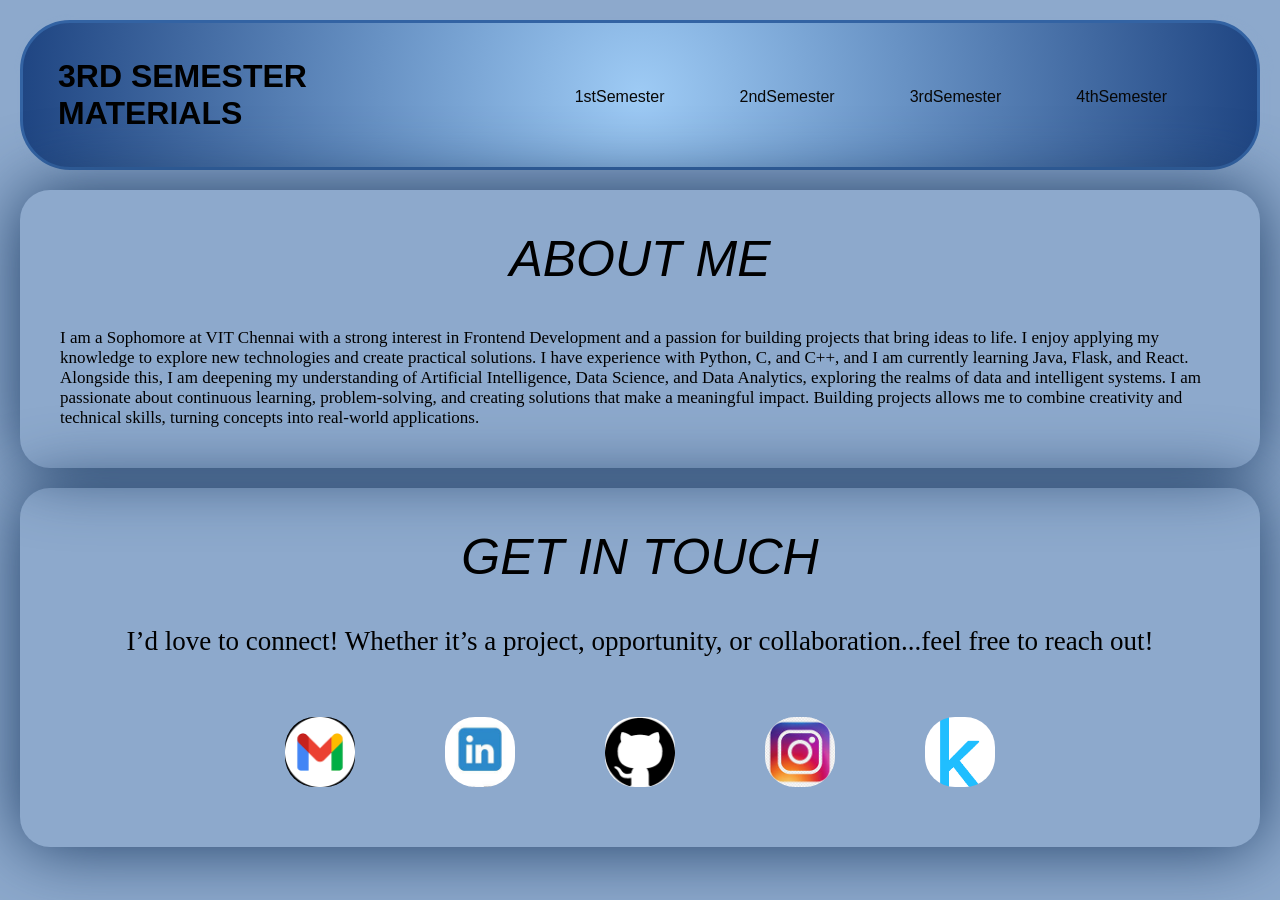
<file: index.html>
<html>
    <head>
  <meta charset="UTF-8">
  <meta http-equiv="X-UA-Compatible" content="IE=edge">
  <meta name="viewport" content="width=device-width, initial-scale=1.0">
  <title>3rd Semester Materials | Divya Priya</title>

  <link rel="stylesheet" type="text/css" href="whole.css">
  <link rel="icon" href="favicon.png" type="image/png">

    </head>
    <body>
      <div class="topbar">
         <h1><b> 3RD SEMESTER MATERIALS </b></h1>
         <ul class="sublist">
         <li class="sub"><a href="firstind.html">1stSemester</a></li>
         <li class="sub"><a href="secondind.html">2ndSemester</a></li>
         <li class="sub"><a href="thirdind.html">3rdSemester</a></li>
            <li class="sub"><a href="fourthind.html">4thSemester</a></li>
         
              <li class="subl">
        </div>

  


        <div id="abtme" class="dispbox">
            <p class="disptitle">ABOUT ME</p>
            <p style="font-size: 17px;font-family: cursive;">I am a Sophomore at VIT Chennai with a strong interest in Frontend Development and a passion for building projects that bring ideas to life. I enjoy applying my knowledge to explore new technologies and create practical solutions. I have experience with Python, C, and C++, and I am currently learning Java, Flask, and React. Alongside this, I am deepening my understanding of Artificial Intelligence, Data Science, and Data Analytics, exploring the realms of data and intelligent systems. I am passionate about continuous learning, problem-solving, and creating solutions that make a meaningful impact. Building projects allows me to combine creativity and technical skills, turning concepts into real-world applications.</p>
        </div>

<div id="dispcontactt" class="dispbox">
<h4 class="disptitle">GET IN TOUCH</h4>
<p style="font-size: 27px;text-align: center; font-family: cursive;">I’d love to connect! Whether it’s a project, opportunity, or collaboration...feel free to reach out!</p>
<div class="logos">
<!-- <a href="9841576796">
    <img src="{{ url_for('static', filename='images/phone.png') }}">
</a> -->

<a href="divyapriya382006@gmailcom">
    <img src="gmail.png">
</a>

<a href="https://www.linkedin.com/in/divya-priya38/">
    <img src="linkedin.jpg">
</a>

<a href="https://github.com/divyapriya382006/">
    <img src="github.png">
</a>

<a href="https://www.instagram.com/priyaah_.0308/">
    <img src="insta.jpg">
</a>
    <a href="https://www.kaggle.com/divyapriya455/">
    <img src="image.png">
</a>
 
</div>
</div></body>
       </html>
</file>
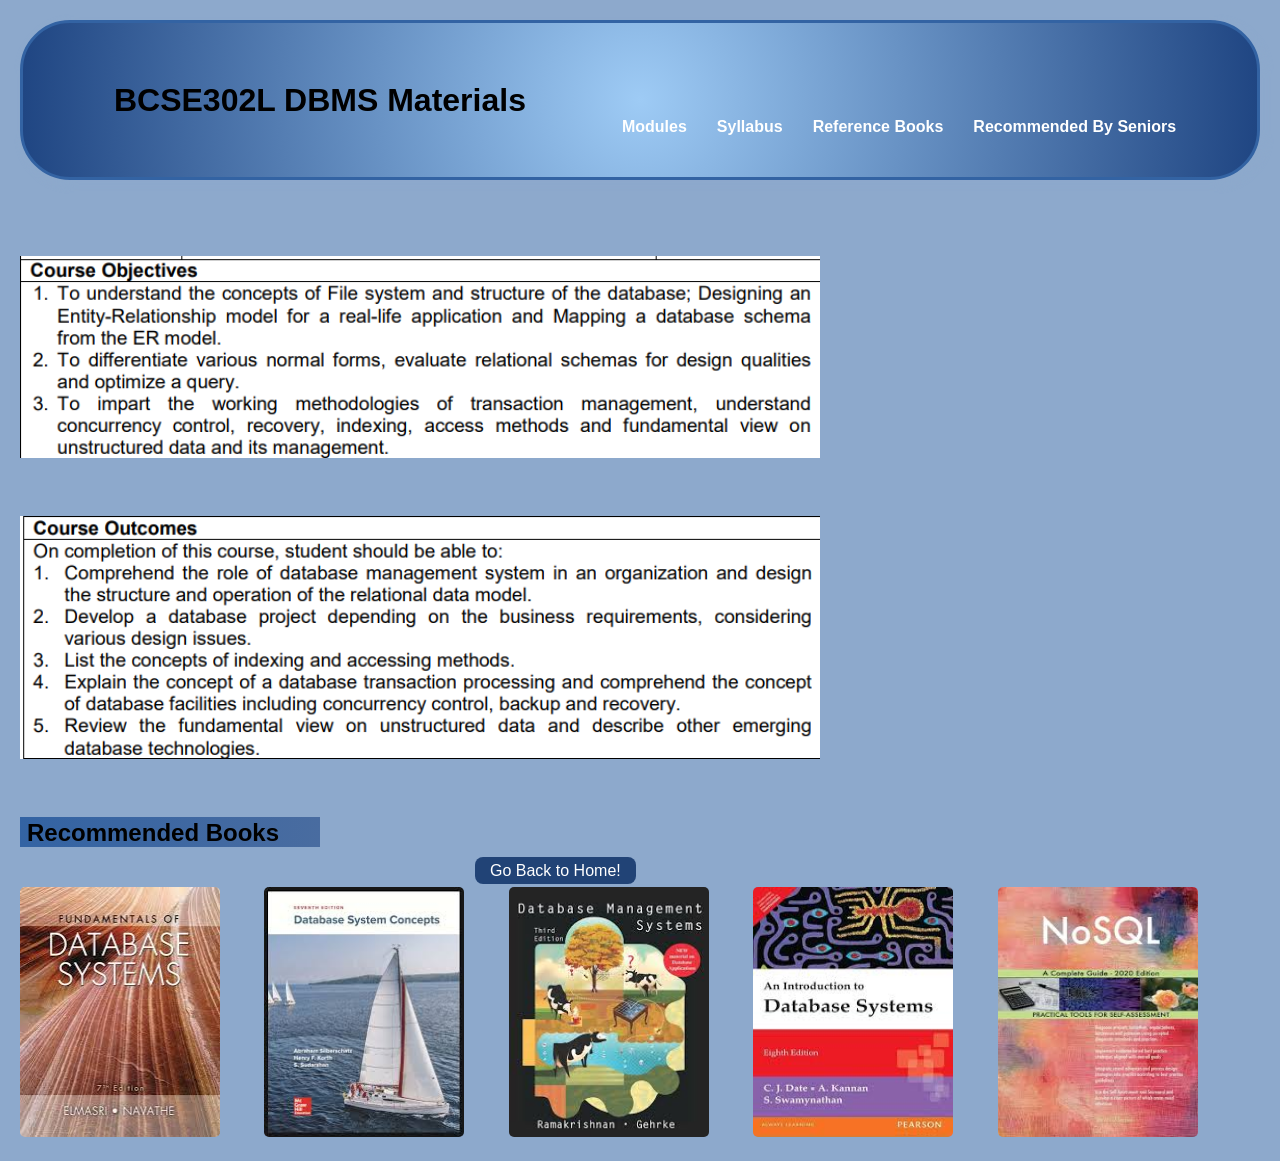
<file: dbmsind.html>
<html>
    <head>
        <meta charset="UTF-8">
        <meta http-equiv="X-UA-Compatible" content="IE-edge">
        <meta name="viewport" content="width=device-width initial-scale=1.0">
        <title>DBMS Materials</title>
        <link rel="stylesheet" type="text/css" href="whole.css">
        <meta name="author" content="Divya Priya RK">
        <meta name="Keywords" content="VIT,University, Chennai, CVLA,ComplexVariables,LinearAlgebra,syllabus, catalogue, koha, library">
        <meta property="og:url" content="https://cvlamaterials.in/">
        <meta property="og:image" content="Screenshot 2025-06-17 015417.png">
        <link rel="icon" href="favicon.png" type="image/png">
    </head>
    <body>
        <div>
         <div class="topbar">
         <h1><b> BCSE302L DBMS Materials </b></h1>
    
  <nav><br><br><br>
      <ul>
        
        <li> <a href="dbmsmod.html">Modules</a></li>
        <li> <a href="https://drive.google.com/drive/folders/1mwI2pgJxscUlXCzVA6EaoMLmhDt26O54?usp=drive_link">Syllabus</a></li>
        <li> <a href="https://drive.google.com/drive/folders/1XALUCzGhiZykIPAt6NnAfKP8LJdGW0jf?usp=drive_link">Reference Books</a></li>
        <!-- <li> <a href="https://drive.google.com/file/d/1_tntaqmR_X1wUZc0nMb-ZaH2RCVNAyDo/view?usp=drive_link">Question Papers</a></li> -->
        <li> <a href="https://drive.google.com/drive/folders/129oV3OZ3MgvEKgtHorKHA3QVDZPrEJrg?usp=drive_link">Recommended By Seniors</a></li>
      
     </ul> </div>
       <div class="vase">
            <a href="index.html"> Go Back to Home!</a></div>

</nav>
<br>
        <br>
        <img src="dbmsobj.png" class="course">
<br>
<br>
<img src="dbmsout.png" class="course">
<br>
<br>
<h2>Recommended Books</h2>
<div >
    <a href="https://womengovtcollegevisakha.ac.in/departments/Fundamentals%20of%20Database%20Systems%20.pdf%20(%20PDFDrive%20).pdf"><img src="dbmsbook1.jpg" class="book-img"/></a>
    <a href="https://www.mpgcamb.com/wp-content/uploads/2024/12/Abraham-Silberschatz-Henry-F.-Korth-S.-Sudarshan-Database-System-Concepts-McGraw-Hill-Education-2019.pdf"><img src="dbmsbook2.jpg" class="book-img"/></a>
    <a href="https://www.mpgcamb.com/wp-content/uploads/2024/12/Raghu-Ramakrishnan-Johannes-Gehrke-Database-Management-Systems-McGraw-Hill-Education-2018.pdf"><img src="dbmsbook3.jpg" class="book-img"/></a>
    <a href="https://www.mbit.edu.in/wp-content/uploads/2020/05/An-Introduction-to-Database-Systems-8e-By-C-J-Date-CodeBlah.com_.pdf"><img src="dbmsbook4.jpg" class="book-img"/></a>
    <a href="https://www.kmvjalandhar.ac.in/wp-content/uploads/BSc-IT-III-IV-Under-Credit-Based.pdf"><img src="dbmsbook5.jpg" class="book-img"/></a>
   </div>

</body>

</html>
</file>
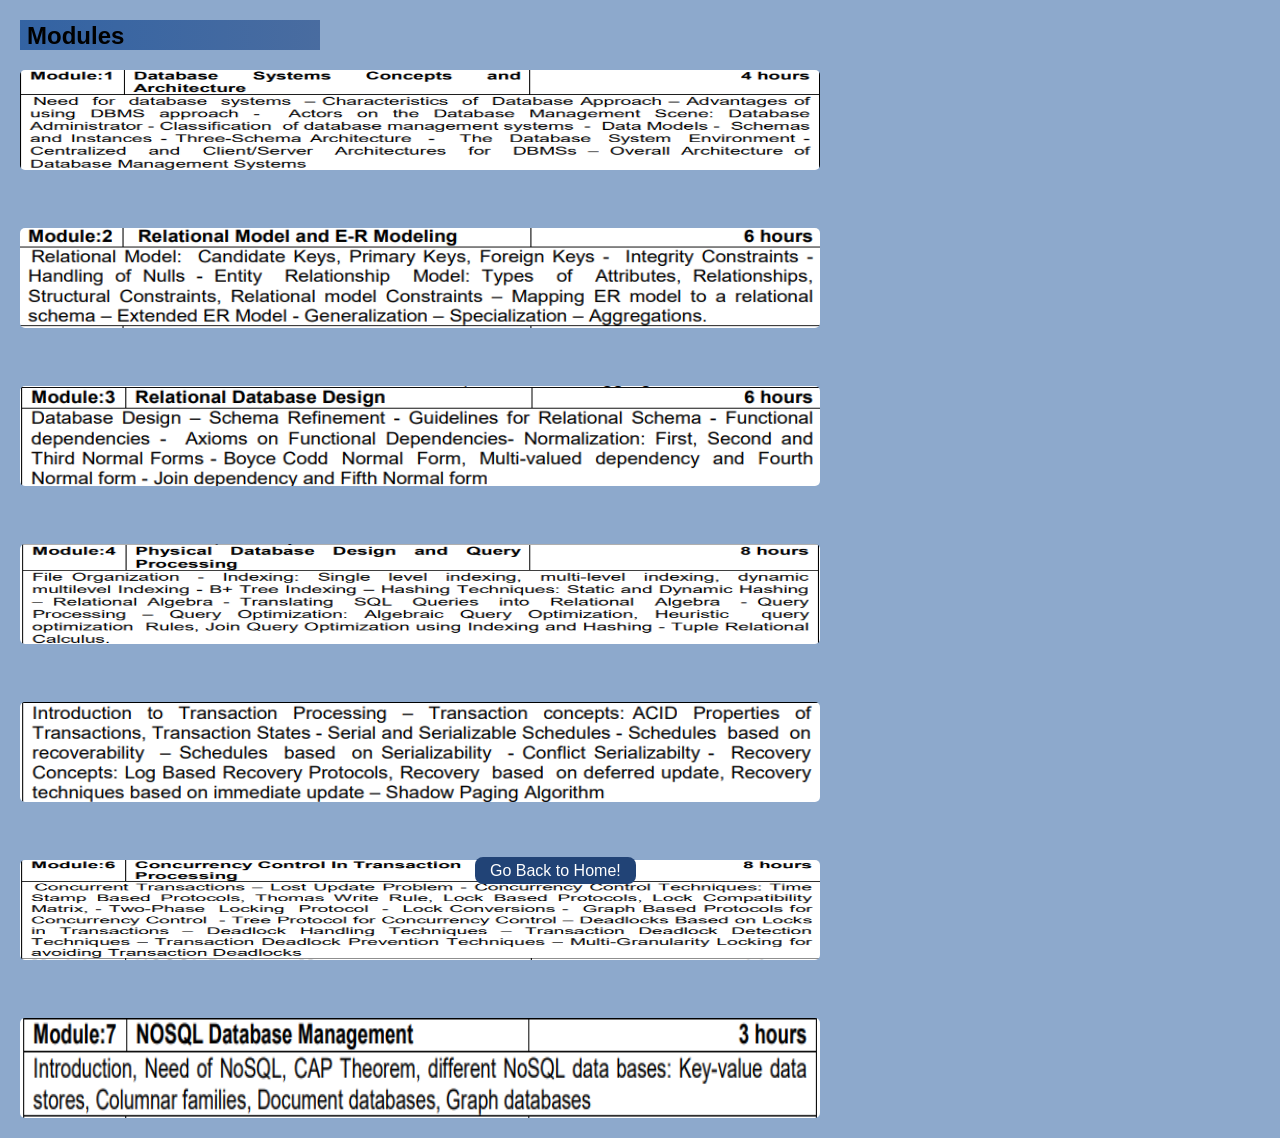
<file: dbmsmod.html>
<html>
    <head>
        <meta charset="UTF-8">
        <meta http-equiv="X-UA-Compatible" content="IE-edge">
        <meta name="viewport" content="width=device-width initial-scale=1.0">
        <title>DBMS Materials</title>
        <link rel="stylesheet" type="text/css" href="whole.css">
        <link rel="icon" href="favicon.png" type="image/png">


    </head>
    <body>
        <h2><b>Modules</b></h2>
  <!-- <nav>
      <ul id="modules" type="circle">
        
        <li> <a href="https://drive.google.com/drive/folders/1XoWloGbQjGum9hqeQpSnSRQTbua_fRAH">Module 1</a></li>
        <li> <a href="https://drive.google.com/drive/folders/1P6Vxt9Z3LN-mvHoPia0reCMe_W51nmaV">Module 2</a></li>
        <li> <a href="https://drive.google.com/drive/folders/18xt0Yh6wK9EgSvjuoZkr_3L7JWFlKsTe">Module 3</a></li>
        <li> <a href="https://drive.google.com/drive/folders/1XJHf3sqOa0solYnUCFPm8bcyILwfixi-">Module 4</a></li>
        <li> <a href="https://drive.google.com/drive/folders/1bhZQ6pCAJXk8iBy3LILwUbDd3cnwoLg2">Module 5</a></li>
        <li> <a href="https://drive.google.com/drive/folders/1i29ga-fkfPpOcRJoxuULPwFmufsTBEEo">Module 6</a></li>
        <li> <a href="https://drive.google.com/drive/folders/1m_Ma_CZJLFtpY4ZHEbsCqQ4-bh1G2SvM">Module 7</a></li>
    </ul>   -->
    <div>
        <a href="https://drive.google.com/drive/folders/1i-Bfu3b4z2Hs6iaY_8GH_VJE748AhUQX?usp=drive_link" ><img src="dbmsmod1.png" class="bookie"></a>
        <br>
        <a href="https://drive.google.com/drive/folders/12L2omqKnJ90DCQVgmUra5lFAIiOr6T8B?usp=drive_link" ><img src="dbmsmod2.png" class="bookie"></a>
        <br><a href="https://drive.google.com/drive/folders/10SBy4z52rKqW6RcjvX2z6jqVQLUb-7Uu?usp=drive_link" ><img src="dbmsmod3.png" class="bookie"></a>
        <br><a href="https://drive.google.com/drive/folders/1aTs_R7EgM2ZVQKTZLtqwchifpAVv9PIH?usp=drive_link" ><img src="dbmsmod4.png" class="bookie"></a>
       <br> <a href="https://drive.google.com/drive/folders/1EpRTeX6AVyZ7EUUrxAGUGSbR38MeFHXn?usp=drive_link" ><img src="dbmsmod5.png" class="bookie"></a>
       <br> <a href="https://drive.google.com/drive/folders/1TjH0anYK6u61WXykOrWFs-8H7W1elVsn?usp=drive_link" ><img src="dbmsmod6.png" class="bookie"></a>
       <br> <a href="https://drive.google.com/drive/folders/1ch0qF2p4keTbmG0Yg19b1IAVTa1KWmFr?usp=drive_link" ><img src="dbmsmod7.png" class="bookie"></a>
    </div>
    <!-- <img src="Screenshot 2025-06-17 020246.png" class="syl"> -->
        <div class="vase">
            <a href="https://divyapriya382006.github.io/3rd-Semester/"> Go Back to Home!</a></div>
    <!-- <button class="butu"><a href="http://127.0.0.1:5500/Duplicate/index.html"> Go Back</a></button>  -->
</nav>
</body>
</html>
</file>
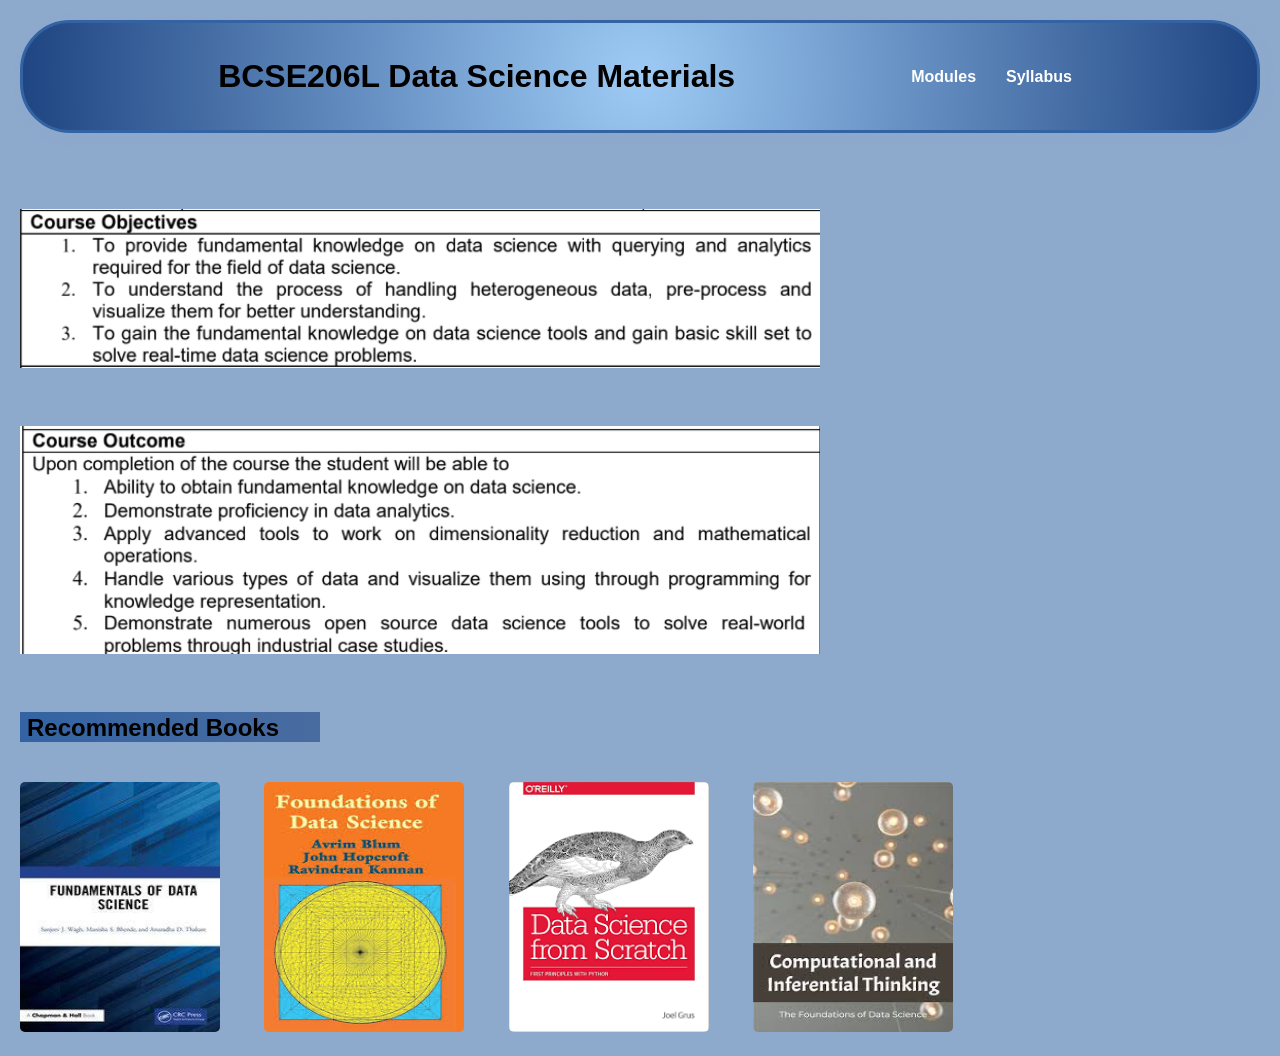
<file: dsind.html>
<html>
    <head>
        <meta charset="UTF-8">
        <meta http-equiv="X-UA-Compatible" content="IE-edge">
        <meta name="viewport" content="width=device-width initial-scale=1.0">
        <title>Data Science Materials</title>
        <link rel="stylesheet" type="text/css" href="whole.css">
        <meta name="author" content="Divya Priya RK">
        <meta name="Keywords" content="VIT,University, Chennai, CVLA,ComplexVariables,LinearAlgebra,syllabus, catalogue, koha, library">
        <meta property="og:url" content="https://cvlamaterials.in/">
        <meta property="og:image" content="Screenshot 2025-06-17 015417.png">
        <link rel="icon" href="favicon.png" type="image/png">
</head>
<body>
  
         <div class="topbar">
         <h1 style="margin-right:100px;"><b> BCSE206L                 Data Science Materials </b></h1>
    
  <nav>
      <ul>
        
        <li> <a href="dsmod.html">Modules</a></li>
        <li> <a href="https://drive.google.com/file/d/1AW_bjJIa4xTWzgh5YFswhDBKWw80wUK_/view?usp=drive_link">Syllabus</a></li>
       <!--  <li> <a href="https://drive.google.com/file/d/1Ckrp62ti1W8xhSh-SECCsN7sdJRxrlor/view?usp=drive_link">Reference Books</a></li>
        <li> <a href="https://drive.google.com/file/d/1_tntaqmR_X1wUZc0nMb-ZaH2RCVNAyDo/view?usp=drive_link">Question Papers</a></li>
        <li> <a href="https://drive.google.com/file/d/1CN0MWnBVqetBzjSCqu6YkI53axVee-z9/view?usp=drive_link">Recommended By Seniors</a></li> -->
      
     </ul>
       
</nav></div>
<br>
        <br>
        <img src="dsobj.png" class="course">
<br>
<br>
<img src="dsout.png" class="course">
<br>
<br>
<h2>Recommended Books</h2>
<div >
    <a href="fundamentals-of-data-science-1nbsped-1138336181-9781138336186_compress.pdf"><img src="dsbook1.jpg" class="book-img"/></a>
    <a href="FoundationsofDataScience.pdf"><img src="dsbook2.jpg" class="book-img"/></a>
    <a href="https://archive.org/details/datasciencefroms0000grus"><img src="dsbook3.png" class="book-img"/></a>
    <a href="https://inferentialthinking.com/"><img src="dsbook4.jpg" class="book-img"/></a>
    </div>

</body>

</html>
</file>
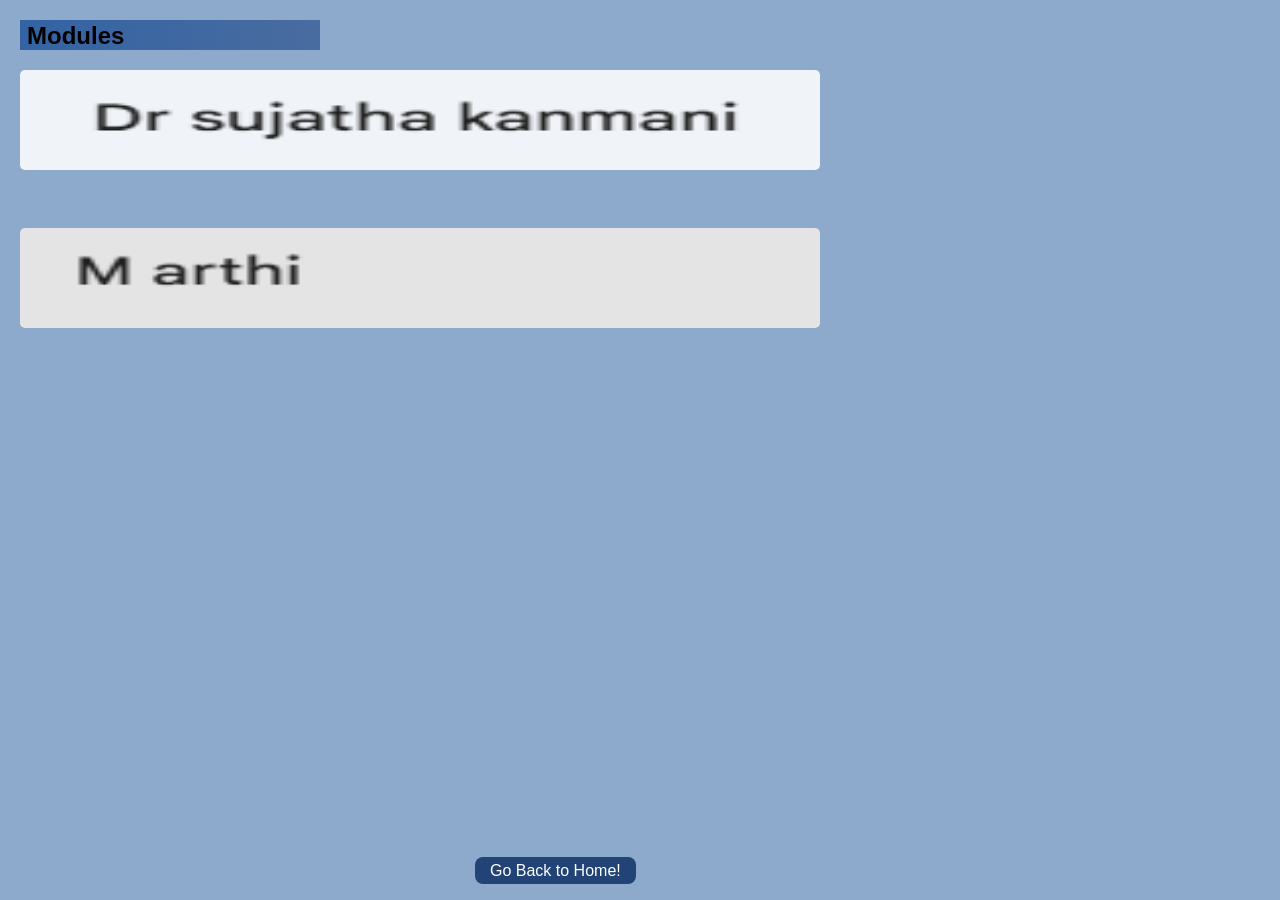
<file: dsmod.html>
<html>
    <head>
        <meta charset="UTF-8">
        <meta http-equiv="X-UA-Compatible" content="IE-edge">
        <meta name="viewport" content="width=device-width initial-scale=1.0">
        <title>Data Science Materials</title>
        <link rel="stylesheet" type="text/css" href="whole.css">
        <link rel="icon" href="favicon.png" type="image/png">



<script async src="https://www.googletagmanager.com/gtag/js?id=G-6RT16D59X5"></script>
<script>
  window.dataLayer = window.dataLayer || [];
  function gtag(){dataLayer.push(arguments);}
  gtag('js', new Date());

  gtag('config', 'G-6RT16D59X5');
</script>
    </head>
    <body>
        <h2><b>Modules</b></h2>
  <!-- <nav>
      <ul id="modules" type="circle">
        
        <li> <a href="https://drive.google.com/drive/folders/1XoWloGbQjGum9hqeQpSnSRQTbua_fRAH">Module 1</a></li>
        <li> <a href="https://drive.google.com/drive/folders/1P6Vxt9Z3LN-mvHoPia0reCMe_W51nmaV">Module 2</a></li>
        <li> <a href="https://drive.google.com/drive/folders/18xt0Yh6wK9EgSvjuoZkr_3L7JWFlKsTe">Module 3</a></li>
        <li> <a href="https://drive.google.com/drive/folders/1XJHf3sqOa0solYnUCFPm8bcyILwfixi-">Module 4</a></li>
        <li> <a href="https://drive.google.com/drive/folders/1bhZQ6pCAJXk8iBy3LILwUbDd3cnwoLg2">Module 5</a></li>
        <li> <a href="https://drive.google.com/drive/folders/1i29ga-fkfPpOcRJoxuULPwFmufsTBEEo">Module 6</a></li>
        <li> <a href="https://drive.google.com/drive/folders/1m_Ma_CZJLFtpY4ZHEbsCqQ4-bh1G2SvM">Module 7</a></li>
    </ul>   -->
    <div>
        <a href="https://drive.google.com/drive/folders/169y881JNDn8QnIJlQGWbQSbUDdAPoub6?usp=drive_link" ><img src="suj.png" class="bookie"></a>
        <br>
        <a href="https://drive.google.com/drive/folders/1LjC67327hda5wPWsfDTxDi68wpB9BMf8?usp=drive_link" ><img src="art.png" class="bookie"></a>
        </div>
    <!-- <img src="Screenshot 2025-06-17 020246.png" class="syl"> -->
        <div class="vase">
            <a href="https://divyapriya382006.github.io/3rd-Semester/"> Go Back to Home!</a></div>
    <!-- <button class="butu"><a href="http://127.0.0.1:5500/Duplicate/index.html"> Go Back</a></button>  -->
</nav>
</body>
</html>
</file>
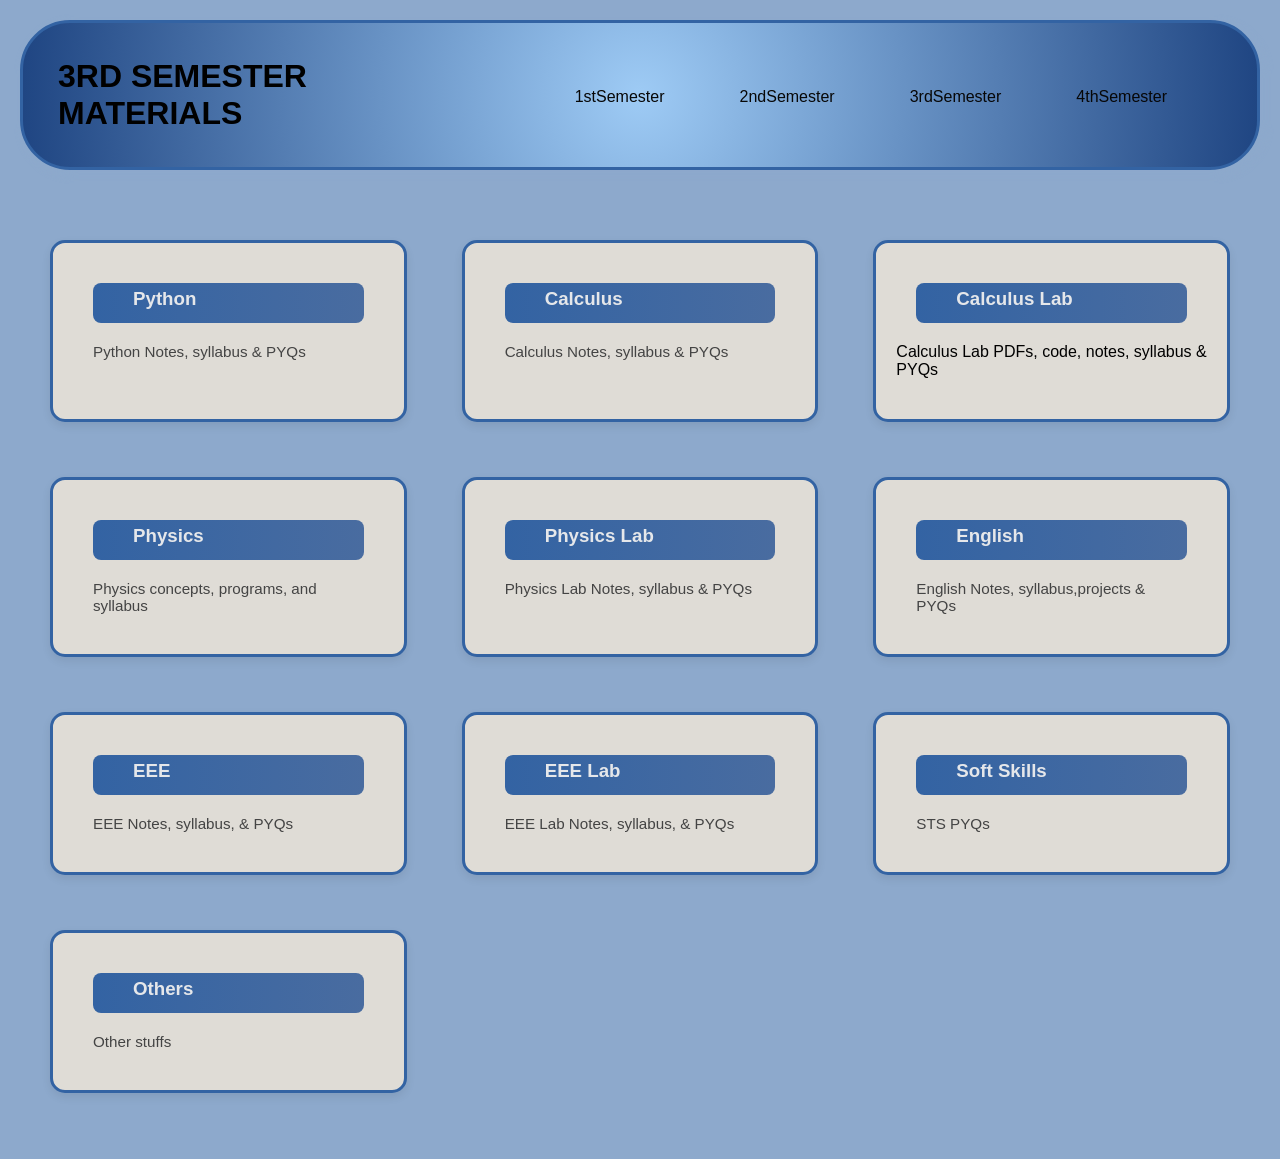
<file: firstind.html>
<html>
    <head>
  <meta charset="UTF-8">
  <meta http-equiv="X-UA-Compatible" content="IE=edge">
  <meta name="viewport" content="width=device-width, initial-scale=1.0">
  <title>3rd Semester Materials | Divya Priya</title>

  <link rel="stylesheet" type="text/css" href="whole.css">
  <link rel="icon" href="favicon.png" type="image/png">

  <meta name="author" content="Divya Priya RK">
  <meta name="description" content="Free and curated 3rd semester notes and materials for Computer Science & Engineering students at VIT Chennai. Download PDFs, syllabus, and more.">
  <meta name="keywords" content="VIT, VIT Chennai, sem3, semester 3, 3rd semester, notes, pdfs, slides, ppts, CVLA, Complex Variables, Computer Architecture and organization, JAVA, Coding, Microprocessors and Microcontrollers, data structures and algorithms, operating systems,OS, notes, modules, recommended books, java online compiler, University, Linear Algebra, syllabus, library, engineering notes, DBMS, DSA, CAO, CSE, study materials, Divya Priya">
  <meta name="robots" content="index, follow">

  <meta property="og:title" content="3rd Semester CSE Notes | Divya Priya">
  <meta property="og:description" content="Explore 3rd semester materials and notes for Computer Science students at VIT. Free downloads available.">
  <meta property="og:type" content="website">
  <meta property="og:url" content="https://cvlamaterials.in/">
  <meta property="og:image" content="Screenshot%202025-06-17%20015417.png">

  <meta name="twitter:card" content="summary_large_image">
  <meta name="twitter:title" content="3rd Semester CSE Notes | Divya Priya">
  <meta name="twitter:description" content="Explore 3rd semester materials and notes for Computer Science students at VIT. Free downloads available.">
  <meta name="twitter:image" content="Screenshot%202025-06-17%20015417.png">

 <!-- Google tag (gtag.js) -->
<script async src="https://www.googletagmanager.com/gtag/js?id=G-SFYRR5T2QN"></script>
<script>
  window.dataLayer = window.dataLayer || [];
  function gtag(){dataLayer.push(arguments);}
  gtag('js', new Date());

  gtag('config', 'G-SFYRR5T2QN');
</script>
        
    </head>
    <body>
      <div class="topbar">
         <h1><b> 3RD SEMESTER MATERIALS </b></h1>
         <ul class="sublist">
         <li class="sub"><a href="firstind.html">1stSemester</a></li>
         <li class="sub"><a href="secondind.html">2ndSemester</a></li>
         <li class="sub"><a href="thirdind.html">3rdSemester</a></li>
            <li class="sub"><a href="fourthind.html">4thSemester</a></li>
         <!-- <li class="sub"><a href="tocind.html">TOC</a></li>
         <li class="sub"><a href="cnind.html">CN</a></li>
          <li class="sub"><a href="caoind.html">CAO</a></li>
           <li class="sub"><a href="osind.html">OS</a></li>
            <li class="sub"><a href="stsind.html">STS</a></li> 
            <li class="sub"><a href="mpmcind.html">MPMC</a></li> -->
            <!-- <li class="sub"> -->
              <li class="subl">
            <!-- <form class="labsf">
              <select >
                <option value="labzDUMMY"  class="labdd">LABS</option>
                <option value="JAVA" class="labdd"><a href="javaind.html">JAVA</a></option>
                <option value="OS" class="labdd"><a href="oslabind.html">OS LAB</a></option>
                <option value="CN" class="labdd"><a href="cnlabind.html">CN LAB</a></option>
                <option value="DSA" class="labdd"><a href="dsalabind.html">DSA LAB</a></option>
                <option value="MPMC" class="labdd"><a href="mpmclabind.html">MPMC LAB</a></option>
              </select></form></li>
            
              <li class="subl"><form class="npf"><select >
                <option value="DUMMY" class="labdd">NPTEL</option>
                <option value="Wildlife Ecology"  class="labdd">Wildlife Ecology</option>
              </select></form></li>
            </form> -->
          

    </div>

  <nav>
      <ul>
        
       <div class="card-grid">

  <div class="card">
    <h3><a href="pythonind.html">Python</a></h3>
    <p>Python Notes, syllabus & PYQs</p>
  </div>

  <div class="card">
    <h3><a href="https://drive.google.com/drive/folders/1wNeAUxPjytyO9NgOJJB0uCvU-RXondDt?usp=drive_link">Calculus</a></h3>
    <p>Calculus Notes, syllabus & PYQs</p>
  </div>

  <div class="card">
    <h3><a href="https://drive.google.com/drive/folders/15HPkLltk9TPLQ9v5Iueug9JZfOFy8b73?usp=drive_link">Calculus Lab</a></h3>
    <p></p>Calculus Lab PDFs, code, notes, syllabus & PYQs</p>
  </div>

  <div class="card">
    <h3><a href="https://drive.google.com/drive/folders/154JERWxEYZw42CUIenSQWACtCG8Kb9kN?usp=drive_link">Physics</a></h3>
    <p>Physics concepts, programs, and syllabus</p>
  </div>

  <div class="card">
    <h3><a href="https://drive.google.com/drive/folders/1mQa8vu7QDtlSoazonSJ840NGRcBmS-qO?usp=drive_link">Physics Lab</a></h3>
    <p>Physics Lab Notes, syllabus & PYQs</p>
  </div>

  <div class="card">
    <h3><a href="https://drive.google.com/drive/folders/19jXDKiohh-D-ru0VhqQR3lQ4Z7uNXUDH?usp=drive_link">English</a></h3>
    <p>English Notes, syllabus,projects & PYQs</p>
  </div>

 <div class="card">
    <h3><a href="https://drive.google.com/drive/folders/1WSSYP68koJ2OK5BFztC6QG-ZJtHmPdAL?usp=drive_link">EEE</a></h3>
    <p>EEE Notes, syllabus, & PYQs</p>
  </div>

 <div class="card">
    <h3><a href="https://drive.google.com/drive/folders/1rY6wxCMLN4KKjnPrO1nMCxigH0CsxRpi?usp=drive_link">EEE Lab</a></h3>
    <p>EEE Lab Notes, syllabus, & PYQs</p>
  </div>

  <div class="card">
    <h3><a href="https://drive.google.com/drive/folders/1eoVnltap-mNjNg8CXQwKaFfh-nCmFfBL?usp=drive_link">Soft Skills</a></h3>
    <p>STS PYQs</p>
  </div>


  <div class="card">
    <h3><a href="#">Others</a></h3>
    <p>Other stuffs</p>
  </div>
</body>
       </html>
</file>
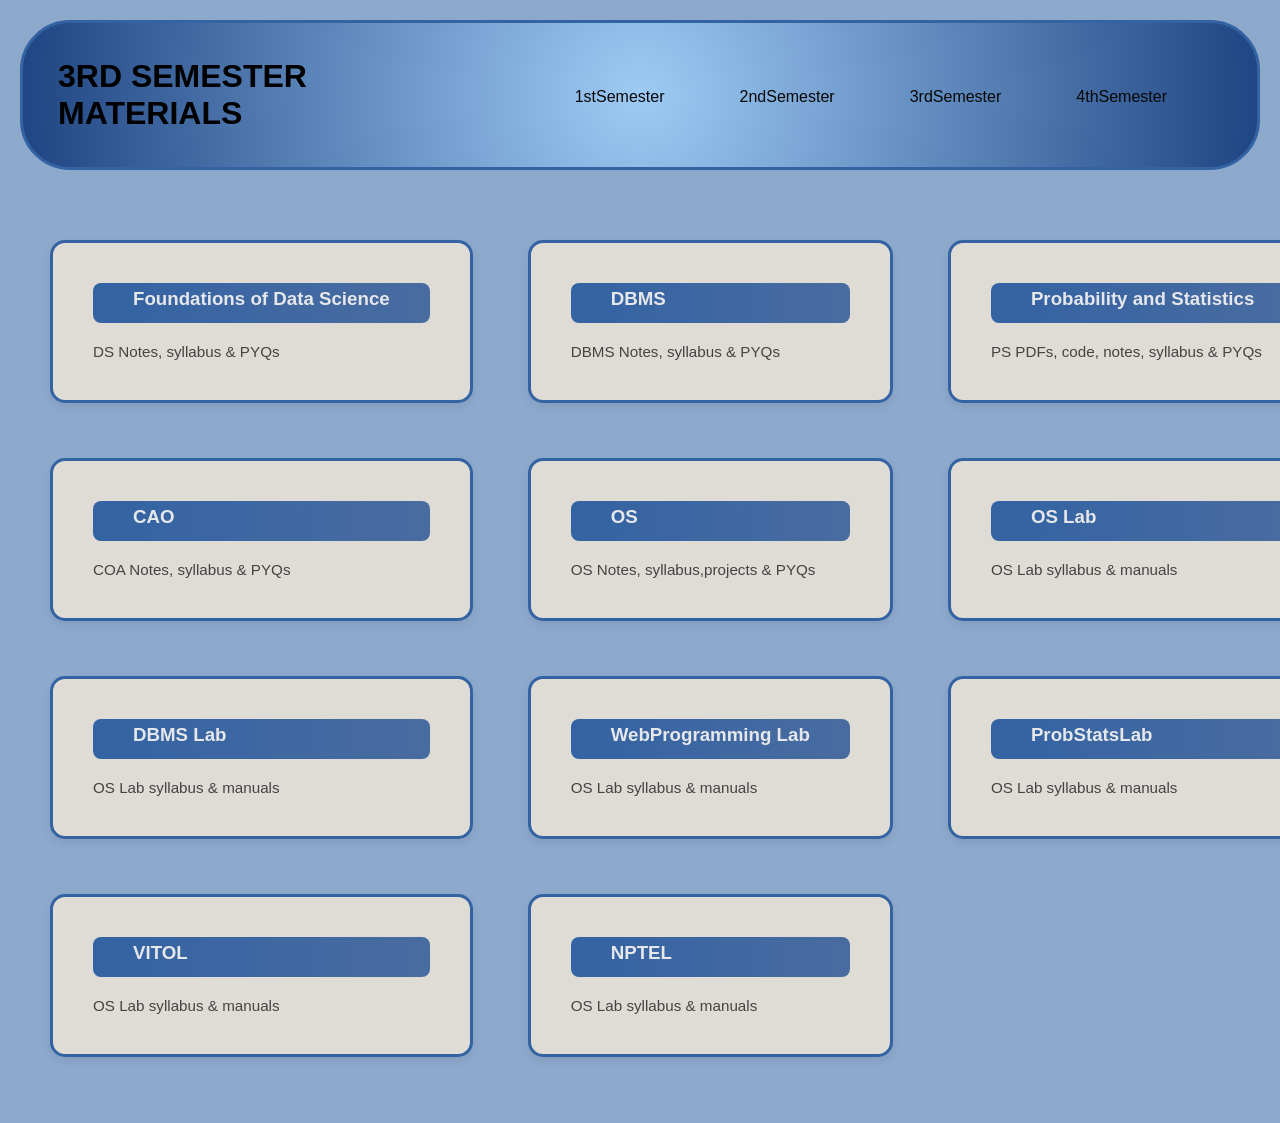
<file: fourthind.html>
<html>
    <head>
  <meta charset="UTF-8">
  <meta http-equiv="X-UA-Compatible" content="IE=edge">
  <meta name="viewport" content="width=device-width, initial-scale=1.0">
  <title>3rd Semester Materials | Divya Priya</title>

  <link rel="stylesheet" type="text/css" href="whole.css">
  <link rel="icon" href="favicon.png" type="image/png">

  <meta name="author" content="Divya Priya RK">
  <meta name="description" content="Free and curated 3rd semester notes and materials for Computer Science & Engineering students at VIT Chennai. Download PDFs, syllabus, and more.">
  <meta name="keywords" content="VIT, VIT Chennai, sem3, semester 3, 3rd semester, notes, pdfs, slides, ppts, CVLA, Complex Variables, Computer Architecture and organization, JAVA, Coding, Microprocessors and Microcontrollers, data structures and algorithms, operating systems,OS, notes, modules, recommended books, java online compiler, University, Linear Algebra, syllabus, library, engineering notes, DBMS, DSA, CAO, CSE, study materials, Divya Priya">
  <meta name="robots" content="index, follow">

  <meta property="og:title" content="3rd Semester CSE Notes | Divya Priya">
  <meta property="og:description" content="Explore 3rd semester materials and notes for Computer Science students at VIT. Free downloads available.">
  <meta property="og:type" content="website">
  <meta property="og:url" content="https://cvlamaterials.in/">
  <meta property="og:image" content="Screenshot%202025-06-17%20015417.png">

  <meta name="twitter:card" content="summary_large_image">
  <meta name="twitter:title" content="3rd Semester CSE Notes | Divya Priya">
  <meta name="twitter:description" content="Explore 3rd semester materials and notes for Computer Science students at VIT. Free downloads available.">
  <meta name="twitter:image" content="Screenshot%202025-06-17%20015417.png">

 <!-- Google tag (gtag.js) -->
<script async src="https://www.googletagmanager.com/gtag/js?id=G-SFYRR5T2QN"></script>
<script>
  window.dataLayer = window.dataLayer || [];
  function gtag(){dataLayer.push(arguments);}
  gtag('js', new Date());

  gtag('config', 'G-SFYRR5T2QN');
</script>
        
    </head>
    <body>
      <div class="topbar">
         <h1><b> 3RD SEMESTER MATERIALS </b></h1>
         <ul class="sublist">
         <li class="sub"><a href="firstind.html">1stSemester</a></li>
         <li class="sub"><a href="secondind.html">2ndSemester</a></li>
         <li class="sub"><a href="thirdind.html">3rdSemester</a></li>
            <li class="sub"><a href="fourthind.html">4thSemester</a></li>
         <!-- <li class="sub"><a href="tocind.html">TOC</a></li>
         <li class="sub"><a href="cnind.html">CN</a></li>
          <li class="sub"><a href="caoind.html">CAO</a></li>
           <li class="sub"><a href="osind.html">OS</a></li>
            <li class="sub"><a href="stsind.html">STS</a></li> 
            <li class="sub"><a href="mpmcind.html">MPMC</a></li> -->
            <!-- <li class="sub"> -->
              <li class="subl">
            <!-- <form class="labsf">
              <select >
                <option value="labzDUMMY"  class="labdd">LABS</option>
                <option value="JAVA" class="labdd"><a href="javaind.html">JAVA</a></option>
                <option value="OS" class="labdd"><a href="oslabind.html">OS LAB</a></option>
                <option value="CN" class="labdd"><a href="cnlabind.html">CN LAB</a></option>
                <option value="DSA" class="labdd"><a href="dsalabind.html">DSA LAB</a></option>
                <option value="MPMC" class="labdd"><a href="mpmclabind.html">MPMC LAB</a></option>
              </select></form></li>
            
              <li class="subl"><form class="npf"><select >
                <option value="DUMMY" class="labdd">NPTEL</option>
                <option value="Wildlife Ecology"  class="labdd">Wildlife Ecology</option>
              </select></form></li>
            </form> -->
          

    </div>

  <nav>
      <ul>
        
       <div class="card-grid">

  <div class="card">
    <h3><a href="dsind.html">Foundations of Data Science</a></h3>
    <p>DS Notes, syllabus & PYQs</p>
  </div>

  <div class="card">
    <h3><a href="dbmsind.html">DBMS</a></h3>
    <p>DBMS Notes, syllabus & PYQs</p>
  </div>

  <div class="card">
    <h3><a href="https://drive.google.com/drive/folders/1ZUBrou1K0vUDA5rKYB7RKxA59I3gR0Sf?usp=drive_link">Probability and Statistics</a></h3>
    <p>PS PDFs, code, notes, syllabus & PYQs</p>
  </div>

<div class="card">
    <h3><a href="caoind.html">CAO</a></h3>
    <p>COA Notes, syllabus & PYQs</p>
  </div>

<div class="card">
    <h3><a href="osind.html">OS</a></h3>
    <p>OS Notes, syllabus,projects & PYQs</p>
  </div>

  <div class="card">
    <h3><a href="#">OS Lab</a></h3>
    <p>OS Lab syllabus & manuals</p>
  </div>

           <div class="card">
    <h3><a href="#">DBMS Lab</a></h3>
    <p>OS Lab syllabus & manuals</p>
  </div>

           <div class="card">
    <h3><a href="#">WebProgramming Lab</a></h3>
    <p>OS Lab syllabus & manuals</p>
  </div>

           <div class="card">
    <h3><a href="#">ProbStatsLab</a></h3>
    <p>OS Lab syllabus & manuals</p>
  </div>

           <div class="card">
    <h3><a href="#">VITOL</a></h3>
    <p>OS Lab syllabus & manuals</p>
  </div>

           <div class="card">
    <h3><a href="#">NPTEL</a></h3>
    <p>OS Lab syllabus & manuals</p>
  </div>

  <!-- <div class="card">
    <h3><a href="javaind.html">Java</a></h3>
    <p>OOP concepts, programs, and syllabus</p>
  </div>

  <div class="card">
    <h3><a href="mpmcind.html">Microprocessors and Microcontrollers</a></h3>
    <p>MPMC Notes, syllabus & PYQs</p>
  </div>

  <div class="card">
    <h3><a href="osind.html">Operating Systems</a></h3>
    <p>OS Notes, syllabus,projects & PYQs</p>
  </div>

 <div class="card">
    <h3><a href="cnind.html">Computer Networks</a></h3>
    <p>OS Notes, syllabus, & PYQs</p>
  </div>

 <div class="card">
    <h3><a href="tocind.html">Theory of Computation</a></h3>
    <p>OS Notes, syllabus, & PYQs</p>
  </div>

  <div class="card">
    <h3><a href="flind.html">Foreign Language</a></h3>
    <p>French, Spanish & German Notes & PYQs</p>
  </div>

  <div class="card">
    <h3><a href="stsind.html">Soft Skills</a></h3>
    <p>STS PYQs</p>
  </div>


 <div class="card">
    <h3><a href="dsalabind.html">DSA Lab</a></h3>
    <p>DSA Lab syllabus & manuals</p>
  </div>
            <div class="card">
    <h3><a href="mpmclabind.html">MPMC Lab</a></h3>
    <p>MPMC Lab syllabus & manuals</p>
  </div>
            <div class="card">
    <h3><a href="cnlabind.html">CN Lab</a></h3>
    <p>CN Lab syllabus & manuals</p>
  </div>

           
            <div class="card">
    <h3><a href="oslabind.html">OS Lab</a></h3>
    <p>OS Lab syllabus & manuals</p>
  </div>

  <div class="card">
    <h3><a href="#">Enviroinmental SCiences</a></h3>
    <p>EVS links and dates</p>
  </div>
  <div class="card">
    <h3><a href="#">Wildlife Ecology</a></h3>
    <p>Wildlife ecology notes and answer keys</p>
  </div>

  <div class="card">
    <h3><a href="#">Others</a></h3>
    <p>Other stuffs</p>
  </div> -->
</body>
       </html>
</file>
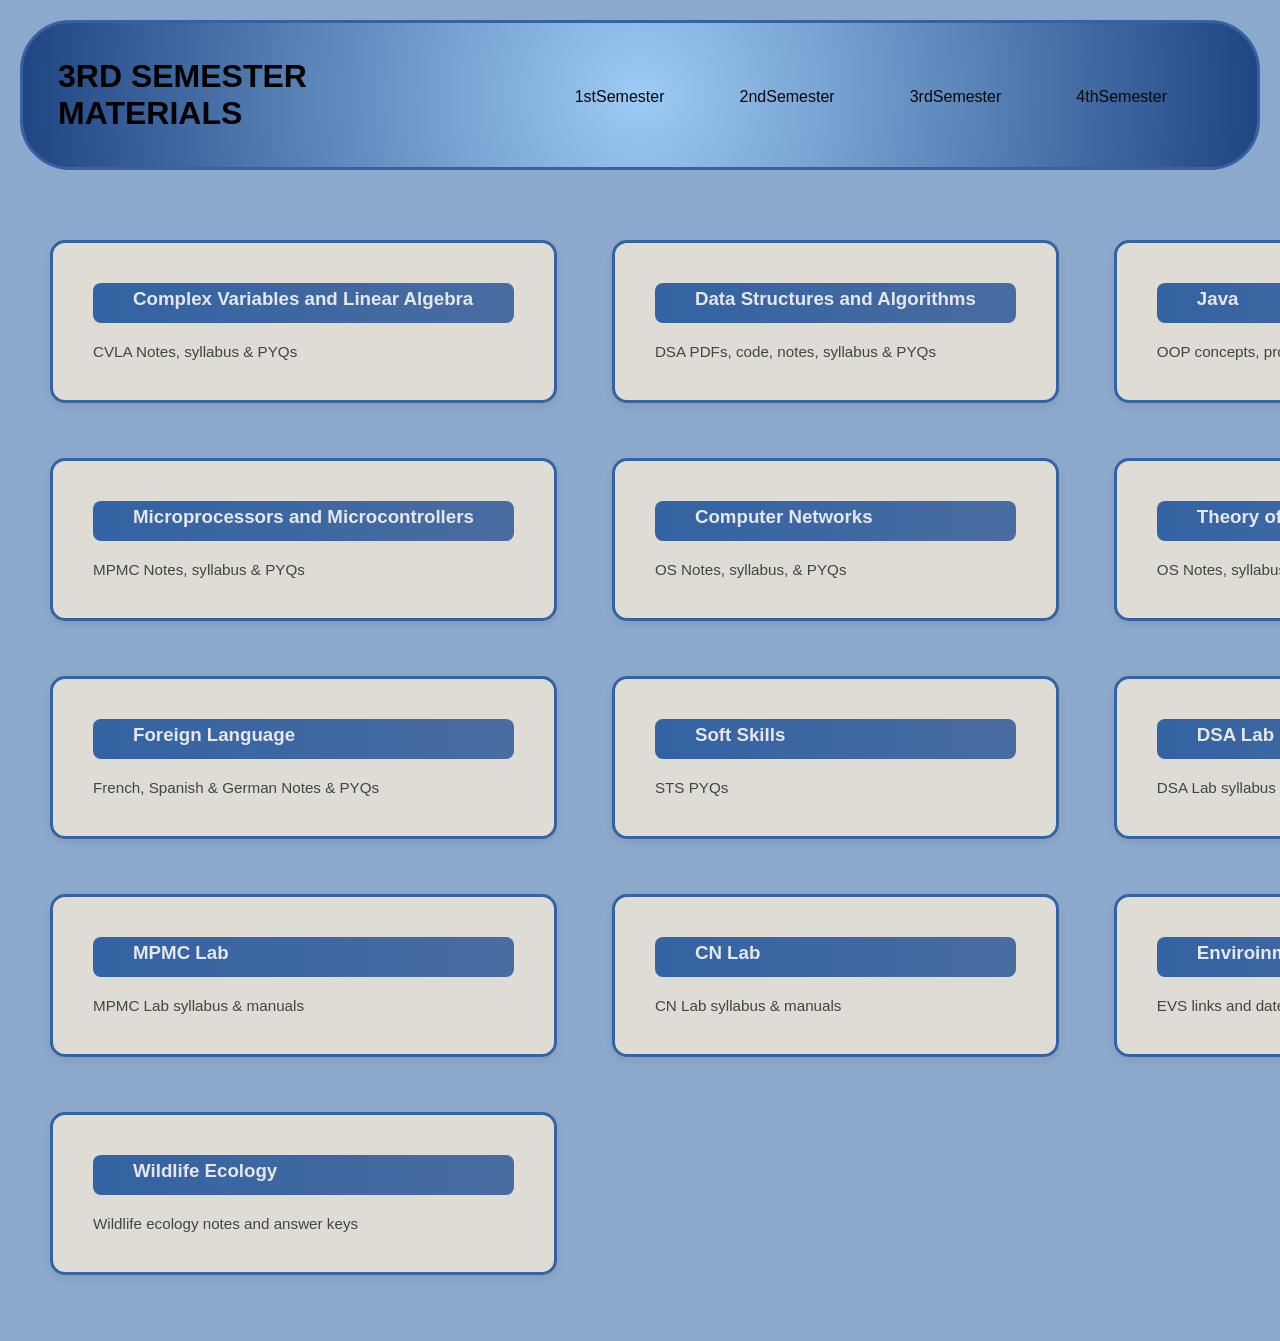
<file: thirdind.html>
<html>
    <head>
  <meta charset="UTF-8">
  <meta http-equiv="X-UA-Compatible" content="IE=edge">
  <meta name="viewport" content="width=device-width, initial-scale=1.0">
  <title>3rd Semester Materials | Divya Priya</title>

  <link rel="stylesheet" type="text/css" href="whole.css">
  <link rel="icon" href="favicon.png" type="image/png">

  <meta name="author" content="Divya Priya RK">
  <meta name="description" content="Free and curated 3rd semester notes and materials for Computer Science & Engineering students at VIT Chennai. Download PDFs, syllabus, and more.">
  <meta name="keywords" content="VIT, VIT Chennai, sem3, semester 3, 3rd semester, notes, pdfs, slides, ppts, CVLA, Complex Variables, Computer Architecture and organization, JAVA, Coding, Microprocessors and Microcontrollers, data structures and algorithms, operating systems,OS, notes, modules, recommended books, java online compiler, University, Linear Algebra, syllabus, library, engineering notes, DBMS, DSA, CAO, CSE, study materials, Divya Priya">
  <meta name="robots" content="index, follow">

  <meta property="og:title" content="3rd Semester CSE Notes | Divya Priya">
  <meta property="og:description" content="Explore 3rd semester materials and notes for Computer Science students at VIT. Free downloads available.">
  <meta property="og:type" content="website">
  <meta property="og:url" content="https://cvlamaterials.in/">
  <meta property="og:image" content="Screenshot%202025-06-17%20015417.png">

  <meta name="twitter:card" content="summary_large_image">
  <meta name="twitter:title" content="3rd Semester CSE Notes | Divya Priya">
  <meta name="twitter:description" content="Explore 3rd semester materials and notes for Computer Science students at VIT. Free downloads available.">
  <meta name="twitter:image" content="Screenshot%202025-06-17%20015417.png">

 <!-- Google tag (gtag.js) -->
<script async src="https://www.googletagmanager.com/gtag/js?id=G-SFYRR5T2QN"></script>
<script>
  window.dataLayer = window.dataLayer || [];
  function gtag(){dataLayer.push(arguments);}
  gtag('js', new Date());

  gtag('config', 'G-SFYRR5T2QN');
</script>
        
    </head>
    <body>
      <div class="topbar">
         <h1><b> 3RD SEMESTER MATERIALS </b></h1>
         <ul class="sublist">
         <li class="sub"><a href="firstind.html">1stSemester</a></li>
         <li class="sub"><a href="secondind.html">2ndSemester</a></li>
         <li class="sub"><a href="thirdind.html">3rdSemester</a></li>
            <li class="sub"><a href="fourthind.html">4thSemester</a></li>
         <!-- <li class="sub"><a href="tocind.html">TOC</a></li>
         <li class="sub"><a href="cnind.html">CN</a></li>
          <li class="sub"><a href="caoind.html">CAO</a></li>
           <li class="sub"><a href="osind.html">OS</a></li>
            <li class="sub"><a href="stsind.html">STS</a></li> 
            <li class="sub"><a href="mpmcind.html">MPMC</a></li> -->
            <!-- <li class="sub"> -->
              <li class="subl">
            <!-- <form class="labsf">
              <select >
                <option value="labzDUMMY"  class="labdd">LABS</option>
                <option value="JAVA" class="labdd"><a href="javaind.html">JAVA</a></option>
                <option value="OS" class="labdd"><a href="oslabind.html">OS LAB</a></option>
                <option value="CN" class="labdd"><a href="cnlabind.html">CN LAB</a></option>
                <option value="DSA" class="labdd"><a href="dsalabind.html">DSA LAB</a></option>
                <option value="MPMC" class="labdd"><a href="mpmclabind.html">MPMC LAB</a></option>
              </select></form></li>
            
              <li class="subl"><form class="npf"><select >
                <option value="DUMMY" class="labdd">NPTEL</option>
                <option value="Wildlife Ecology"  class="labdd">Wildlife Ecology</option>
              </select></form></li>
            </form> -->
          

    </div>

  <nav>
      <ul>
        
       <div class="card-grid">

  
  <div class="card">
    <h3><a href="cvlaind.html">Complex Variables and Linear Algebra</a></h3>
    <p>CVLA Notes, syllabus & PYQs</p>
  </div>

  <div class="card">
    <h3><a href="dsaind.html">Data Structures and Algorithms</a></h3>
    <p>DSA PDFs, code, notes, syllabus & PYQs</p>
  </div>

  <div class="card">
    <h3><a href="javaind.html">Java</a></h3>
    <p>OOP concepts, programs, and syllabus</p>
  </div>

  <div class="card">
    <h3><a href="mpmcind.html">Microprocessors and Microcontrollers</a></h3>
    <p>MPMC Notes, syllabus & PYQs</p>
  </div>

  

 <div class="card">
    <h3><a href="cnind.html">Computer Networks</a></h3>
    <p>OS Notes, syllabus, & PYQs</p>
  </div>

 <div class="card">
    <h3><a href="tocind.html">Theory of Computation</a></h3>
    <p>OS Notes, syllabus, & PYQs</p>
  </div>

  <div class="card">
    <h3><a href="flind.html">Foreign Language</a></h3>
    <p>French, Spanish & German Notes & PYQs</p>
  </div>

  <div class="card">
    <h3><a href="stsind.html">Soft Skills</a></h3>
    <p>STS PYQs</p>
  </div>


 <div class="card">
    <h3><a href="dsalabind.html">DSA Lab</a></h3>
    <p>DSA Lab syllabus & manuals</p>
  </div>
            <div class="card">
    <h3><a href="mpmclabind.html">MPMC Lab</a></h3>
    <p>MPMC Lab syllabus & manuals</p>
  </div>
            <div class="card">
    <h3><a href="cnlabind.html">CN Lab</a></h3>
    <p>CN Lab syllabus & manuals</p>
  </div>

           
          

  <div class="card">
    <h3><a href="#">Enviroinmental SCiences</a></h3>
    <p>EVS links and dates</p>
  </div>
  <div class="card">
    <h3><a href="#">Wildlife Ecology</a></h3>
    <p>Wildlife ecology notes and answer keys</p>
  </div>

  </body>
       </html>
</file>
<file: whole.css>
@charset "utf-8";

nav ul {
    /* background-color: rgb(100, 230, 232); */
    padding: 10px;
    display: flex;
    gap: 30px; 
    flex-wrap: wrap;
    list-style-type: none;
}

p{
    color:black;
}

p,h1,h2,h3,h4{
    margin:20px;
}
h3 a{
    margin:10px;
}
nav a {
    /* background-color: rgb(74, 167, 201); */
    color: white;
    display: flex;
    padding: 0;
    text-decoration: none;
    /* border-radius: 10px; */
    font-weight: bold;
    border:0;
}
/* nav a:hover{
    background-color: rgb(57, 120, 152);
    transform: scale(1.06);
} */


html,body{
    /* background: linear-gradient(to left, rgb(73, 108, 160), rgb(51, 99, 163)); */
    background-color: rgb(141, 169, 204);
    margin:0;
    font-family: 'Segoe UI', sans-serif;
    padding-left: 20px;
    padding-right:20px;
    padding-top:0px;
    
    align-items:center;
    justify-content:center;
}
.h1{
  left:-20px;
}
/* h1{
    top: 5px;
    bottom: 5px;
    text-align: left;
    text-transform: capitalize;
    text-decoration:wavy;
    text-align: center;
    background-color: rgb(88, 147, 215);
        rgb(57, 120, 152);
    height: 30px;
    padding: 4px 5px;
    border:0;
} */

/* nav a:active{
    background-color: blue;
}
nav a:visited{
    background-color: rgb(17, 153, 165);
} */
button{
    text-decoration: none;
    background: linear-gradient(to left, rgb(73, 108, 160), rgb(51, 99, 163));
    position: fixed;
    bottom: 20px;
    right: 10px;
}
img{ 
    margin:20px;
}

.topbar{
    display: flex;
    flex-direction: row;
    gap:66px;
    background:radial-gradient(circle, rgb(158, 203, 245),rgb(31, 69, 130) );
    color:black;
    padding:15px;
    justify-content: center;
  align-items: center;
    margin:20px;
    border-radius:50px;
    border:3px solid  rgb(51, 99, 163);
    box-shadow:4px 4px 10px rgb(141, 169, 204);
    color:black;
}
.top:hover{
    transform:translateY(2px);
}
* {
  box-sizing: border-box;
}
html, body {
  margin: 0;
  padding: 0;
  font-family: 'Segoe UI', sans-serif;
  background-color: rgb(141, 169, 204);
  
     box-sizing: border-box;
}

.labdd{
  background-color:  rgb(141, 169, 204);
  color: solid black
}
.labdd:hover{
  transform:scale(1.3);
}
.sublist{
  list-style: none;
  display: flex;
  flex-direction: row;
  gap:75px;
  color: rgb(56, 54, 54);
  margin-top:20px;
}
.sub a{
  text-decoration: none;
  color: rgb(7, 7, 7);
  
}
.sub:hover{
  border:0;
  border-bottom: 2px solid rgb(11, 10, 10);
  transform: scale(1.04);
}
h2{
    display: block;
    background: linear-gradient(to left, rgb(73, 108, 160), rgb(51, 99, 163));
    width:300px;
    height: 30px;
    padding: 2px 7px;
    
}

.book-img {
    width: 200px; height: 250px; border-radius: 5px; transition: transform 0.2s ease; margin:20px;
}

.book-img:hover {
    transform: scale(1.17);
}

h3{
display: block;
height: 30px ;
border-radius: 8px;
/* background-color:rgb(100, 230, 232) ; */
 background: linear-gradient(to left, rgb(73, 108, 160), rgb(51, 99, 163));
padding: 20px;

}

.cat{
 width: 100%;
max-width: 800px;

    height: 300px;
    border-radius: 5px;
   transition: transform 0.2s ease;
}
.cat a {
    background-color: #214376;
    color: white;
    padding: 10px 15px;
    text-decoration: none;
    border-radius: 8px;
    transition: background-color 0.2s ease;
}
.cat:hover{
    transform: scale(1.05);
}

.course{
    width: 100%;
max-width: 800px;

    align-content: center ;
}



.bookie{
    display: grid;
    grid-column: 30px;
    flex-wrap: wrap;
    gap: 30px;
    width: 100%;
max-width: 800px;

    height: 100px;
    border-radius: 5px;
   transition: transform 0.2s ease;
   justify-content: center;
margin:20px;
}

.bookie:hover {
    transform: scale(1.17);
}

.vase{
width: 100%;
max-width: 800px;

    border-radius: 5px;
   transition: transform 0.2s ease;
    position: fixed;
    bottom: 20px;
    right: 5px;
}

.vase a{
     background-color: #214376;
    color: white;
    padding: 5px 15px;
    text-decoration: none;
    border-radius: 8px;
    transition: background-color 0.2s ease;
}

.vase a:hover{
    transform: scale(1.07);
}


.cool{
  
   display: flex;
    grid-column: 30px;
    flex-wrap: wrap;
    gap: 30px;
    width: 100%;
max-width: 800px;

    height: 50px;
    border-radius: 5px;
   transition: transform 0.2s ease;
   justify-content: center;
}

.cool:hover{
    transform: scale(1.07)
}

/* h1 {
  color: #004488;
  text-align: center;
} */
/* a {
  color: #d8dbde;
  text-decoration: none;
  font-weight: bold;
}
a:hover {
  color: rgb(41, 181, 181);
} */
img[alt="visitor count"] {
  margin-top: 10px;
  filter: drop-shadow(0 0 5px #999);
 width: 200px;
    height: 100px;
}
.card-grid {
  display: grid;
  grid-template-columns: repeat(3, 1fr);
  gap: 15px;
  padding: 20px;
  max-width: auto;
  margin: 0 auto;
}

.card {
  background: rgb(223, 220, 214);
  border:3px solid  rgb(51, 99, 163);
  border-radius: 15px;
  padding: 20px ;
  box-shadow: 0 4px 10px rgba(0, 0, 0, 0.08);
  transition: transform 0.2s ease, box-shadow 0.3s ease;
   max-width: 1000px;
  margin: 20px;
  justify-content: center;
}

.card:hover {
  transform: translateY(-5px);
  box-shadow: 0 6px 15px rgba(0, 0, 0, 0.12);
}

.card h3 a {
  text-decoration: none;
  color: #e5e7ea;
  font-weight: bold;
  margin:0 auto;
margin:-15px 20px;
    text-wrap:nowrap;
}

.card h3{
    padding:20px;
}

.card p {
  color: #444;
  font-size: 0.95rem;
  margin-top: 8px;
}



.last{
 
    align-content: center ;
    max-width: 1000px;
  margin: 0 auto;
}

.last:hover{
transform: translateY(-5px);
  box-shadow: 0 6px 15px rgba(0, 0, 0, 0.12);
}
@media (max-width: 768px) {
  .card-grid {
    grid-template-columns: 1fr;
  }
}

.dispbox{
    padding:20px 20px;
    border-radius:30px;
    
    height: auto;
    margin:20px 20px;
    box-shadow: 0px 0px 70px #1d3c64 ;
    display: flex;
    flex-direction: column;
    text-wrap:wrap;
}

.disptitle{
    text-align: center;
    font-size: 50px;
    font-weight: 100;
    font-style: italic;
    font-family:'Franklin Gothic Medium', 'Arial Narrow', Arial, sans-serif;
}

.logos{
    display: flex;
    flex-direction: row;
    gap:50px;
    align-items: center;
    justify-content: center;
    margin:20px;
}

.logos img{
    width: 70px;
    height:70px;
    border-radius: 30px;
}

.logos img:hover{
    transform: scale(1.3);
}
</file>
